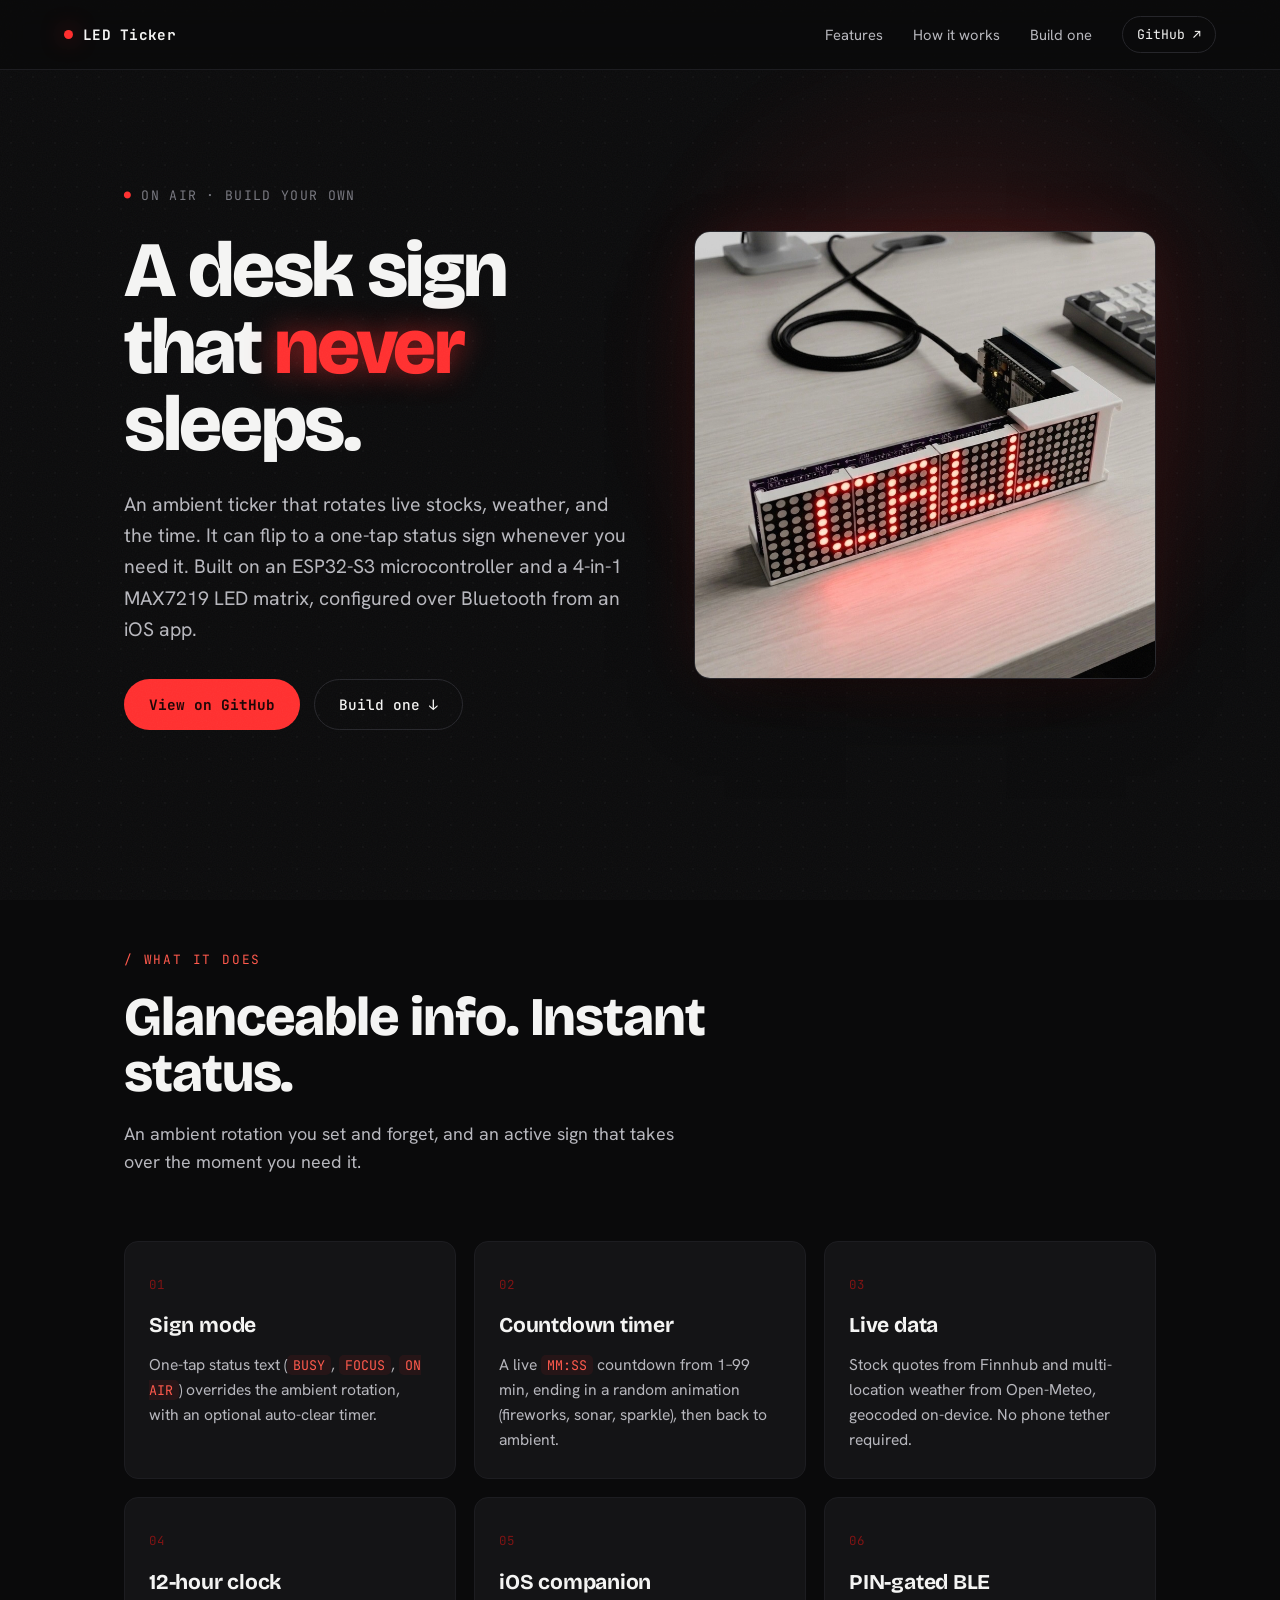
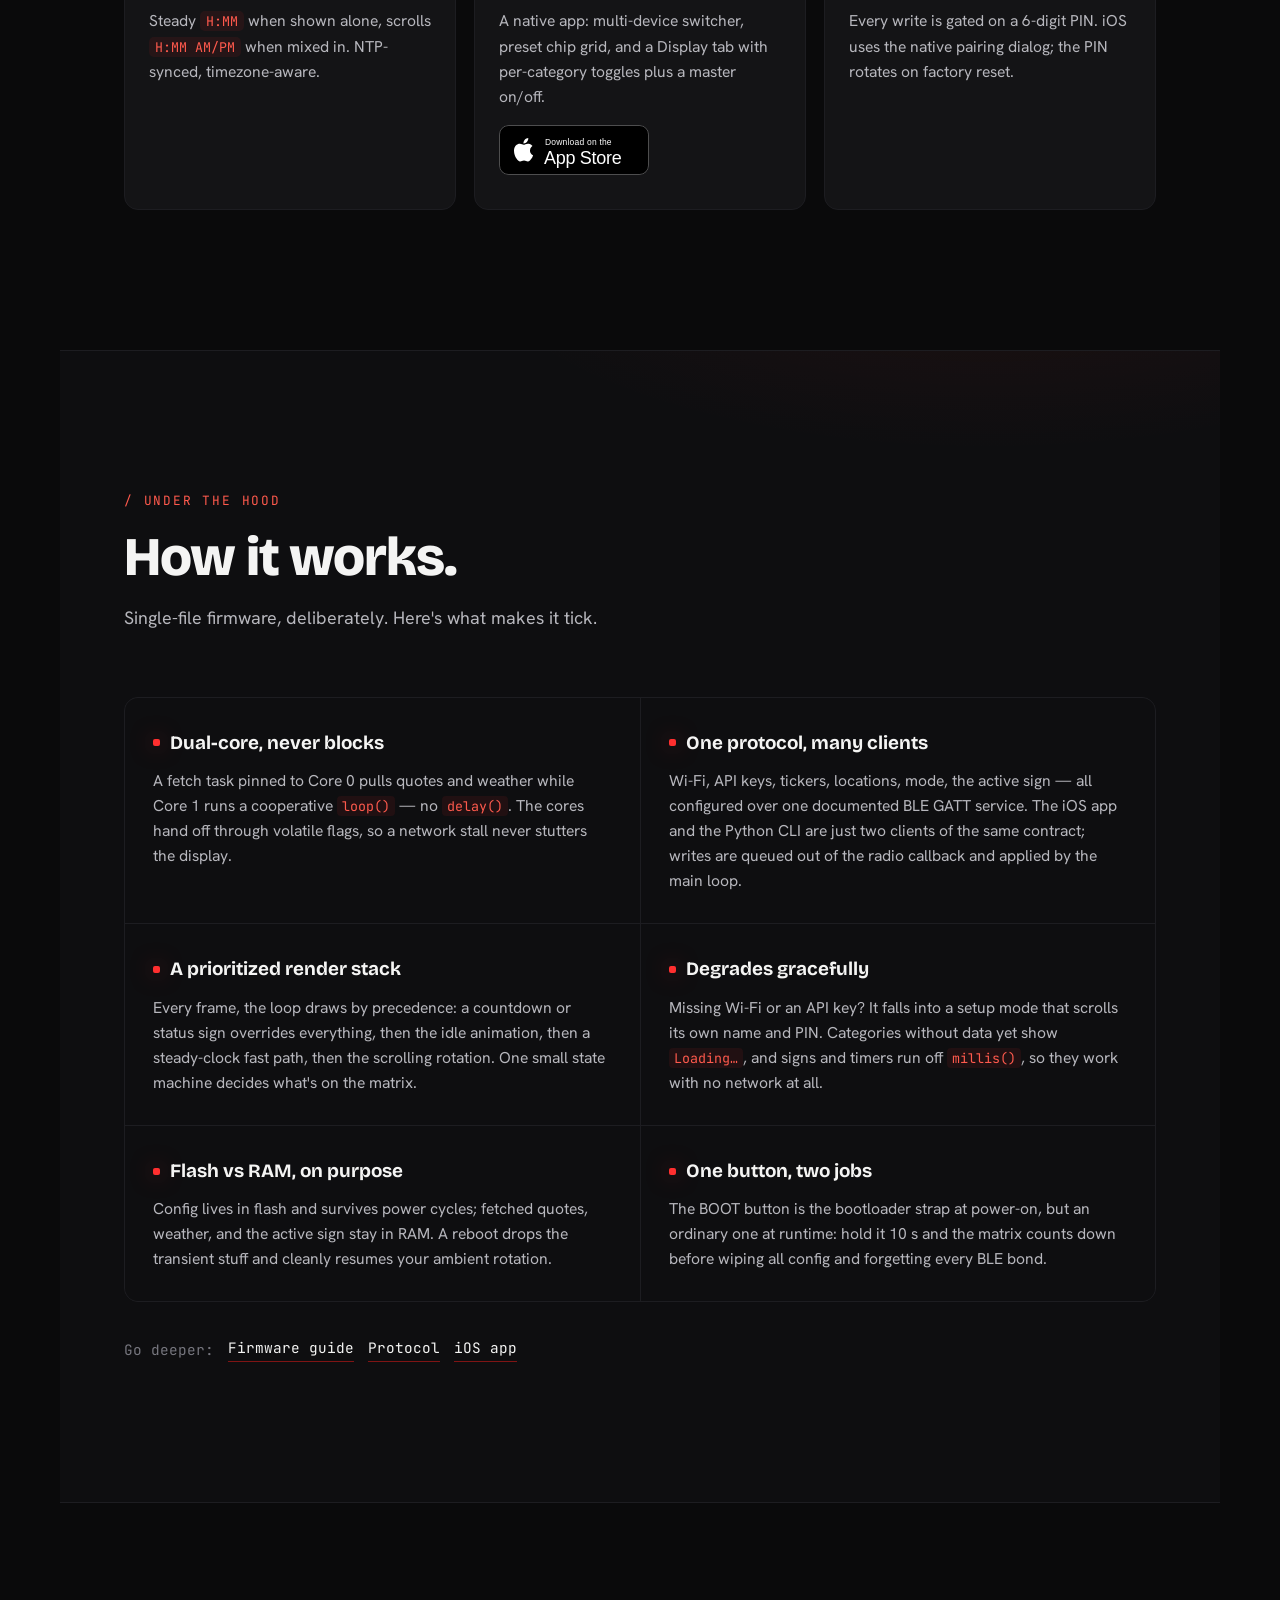
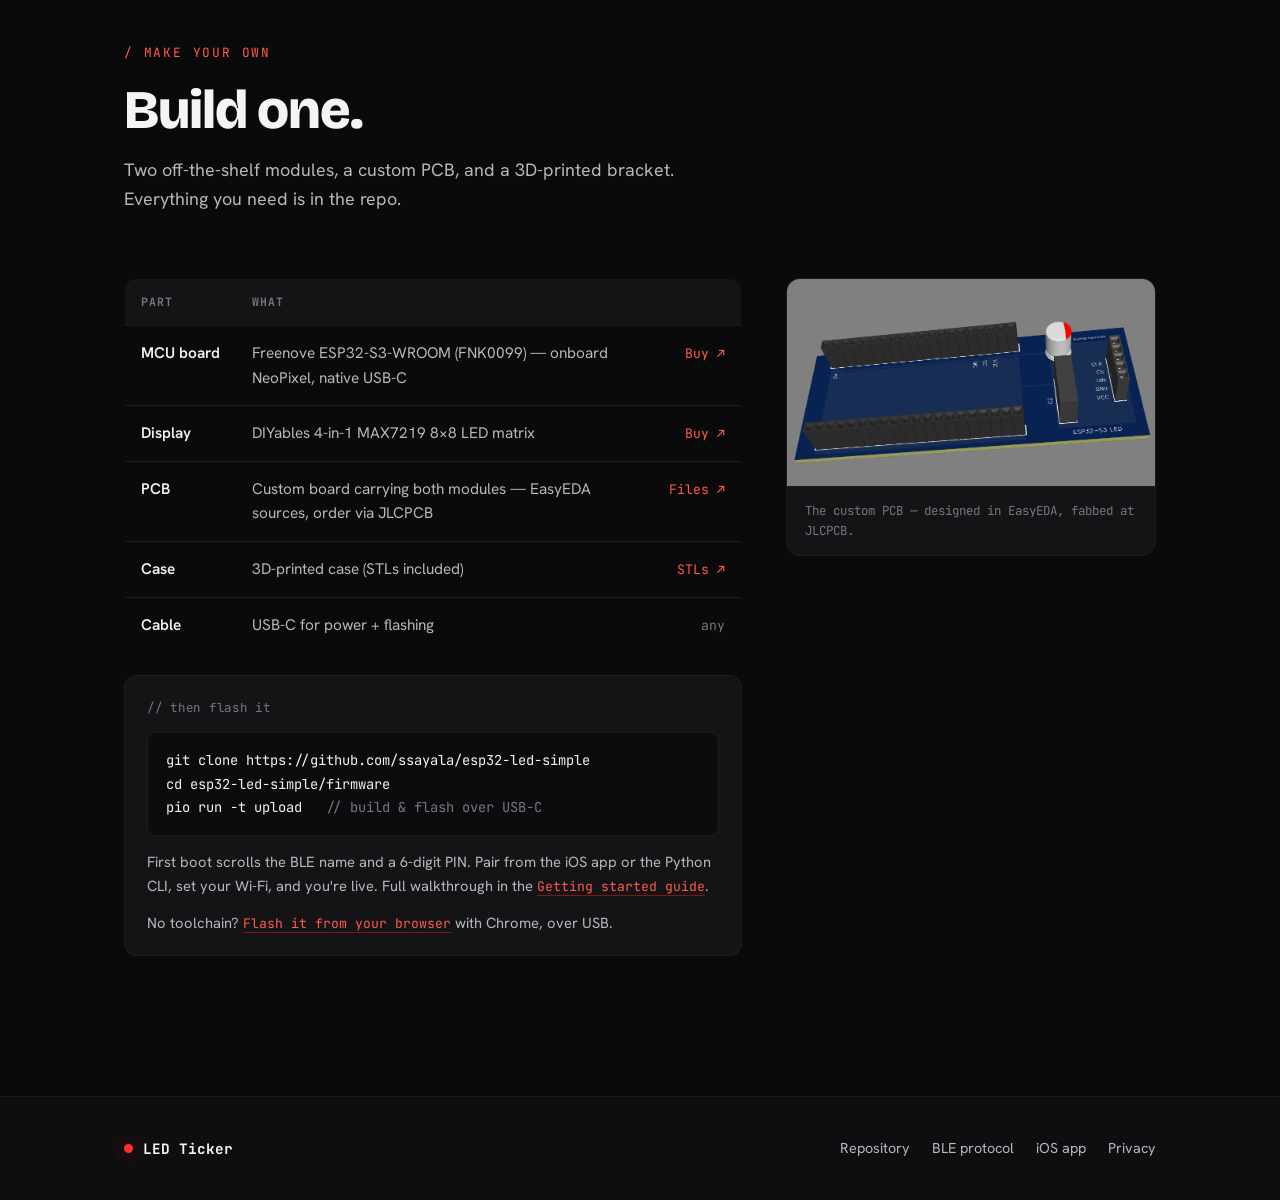
<file: docs/index.html>
<!DOCTYPE html>
<html lang="en">
<head>
  <meta charset="UTF-8" />
  <meta name="viewport" content="width=device-width, initial-scale=1.0, viewport-fit=cover" />
  <meta name="theme-color" content="#0a0a0b" />
  <title>LED Ticker — a desk sign & ambient ticker</title>
  <meta name="description" content="A desk sign and ambient ticker built on an ESP32-S3 microcontroller and a MAX7219 LED matrix. Live stocks, weather, and a clock; a one-tap status sign; configured entirely over Bluetooth with an iOS companion app." />

  <!-- Open Graph / LinkedIn card -->
  <meta property="og:type" content="website" />
  <meta property="og:title" content="LED Ticker — a desk sign & ambient ticker" />
  <meta property="og:description" content="Live stocks, weather, and a clock. A one-tap status sign. Configured over Bluetooth, with an iOS companion app." />
  <meta property="og:image" content="https://ledticker.app/assets/device.jpeg" />
  <meta property="og:url" content="https://ledticker.app/" />
  <meta name="twitter:card" content="summary_large_image" />
  <meta name="twitter:title" content="LED Ticker — ESP32-S3 desk sign & ambient ticker" />
  <meta name="twitter:description" content="Live stocks, weather, and a clock. A one-tap status sign. Configured over Bluetooth, with an iOS companion app." />
  <meta name="twitter:image" content="https://ledticker.app/assets/device.jpeg" />

  <link rel="icon" type="image/png" sizes="32x32" href="assets/favicon-32.png" />
  <link rel="apple-touch-icon" href="assets/favicon-180.png" />

  <link rel="preconnect" href="https://fonts.googleapis.com" />
  <link rel="preconnect" href="https://fonts.gstatic.com" crossorigin />
  <link href="https://fonts.googleapis.com/css2?family=Bricolage+Grotesque:opsz,wght@12..96,500;12..96,700;12..96,800&family=Hanken+Grotesk:wght@400;500;600&family=JetBrains+Mono:wght@400;500;700&display=swap" rel="stylesheet" />
  <link rel="stylesheet" href="style.css" />
</head>
<body>
  <div class="grain" aria-hidden="true"></div>

  <!-- ============ NAV ============ -->
  <header class="nav">
    <a class="nav__brand" href="#top">
      <span class="nav__dot" aria-hidden="true"></span>
      LED&nbsp;Ticker
    </a>
    <input type="checkbox" id="nav-toggle" class="nav__toggle" hidden />
    <label class="nav__burger" for="nav-toggle" role="button" aria-label="Toggle navigation menu"><span></span></label>
    <nav class="nav__links">
      <a href="#features">Features</a>
      <a href="#tech">How it works</a>
      <a href="#build">Build one</a>
      <a class="nav__gh" href="https://github.com/ssayala/esp32-led-simple" target="_blank" rel="noopener">GitHub ↗</a>
    </nav>
  </header>

  <!-- ============ HERO ============ -->
  <section class="hero" id="top">
    <div class="hero__glow" aria-hidden="true"></div>
    <div class="hero__inner">
      <div class="hero__copy reveal">
        <p class="eyebrow"><span class="eyebrow__live">●</span> ON&nbsp;AIR · build your own</p>
        <h1 class="hero__title">A desk sign<br />that <span class="glow-text">never</span> sleeps.</h1>
        <p class="hero__lede">
          An ambient ticker that rotates live stocks, weather, and the time.
          It can flip to a one-tap status sign whenever you need it. Built on an ESP32-S3
          microcontroller and a 4-in-1 MAX7219 LED matrix, configured over Bluetooth from an iOS app.
        </p>
        <div class="hero__cta">
          <a class="btn btn--primary" href="https://github.com/ssayala/esp32-led-simple" target="_blank" rel="noopener">View on GitHub</a>
          <a class="btn btn--ghost" href="#build">Build one&nbsp;↓</a>
        </div>
      </div>
      <figure class="hero__shot reveal" style="--d:.15s">
        <img src="assets/device.jpeg" alt="The LED Ticker on a desk in its white case, its red dot-matrix display reading CALL, wired to an ESP32-S3 board over a braided USB-C cable." width="896" height="744" />
      </figure>
    </div>
  </section>

  <!-- ============ FEATURES ============ -->
  <section class="section" id="features">
    <div class="section__head reveal">
      <p class="kicker">/ what it does</p>
      <h2>Glanceable info. Instant status.</h2>
      <p class="section__sub">An ambient rotation you set and forget, and an active sign that takes over the moment you need it.</p>
    </div>

    <div class="grid">
      <article class="card reveal">
        <span class="card__ix">01</span>
        <h3>Sign mode</h3>
        <p>One-tap status text (<code>BUSY</code>, <code>FOCUS</code>, <code>ON AIR</code>) overrides the ambient rotation, with an optional auto-clear timer.</p>
      </article>
      <article class="card reveal" style="--d:.05s">
        <span class="card__ix">02</span>
        <h3>Countdown timer</h3>
        <p>A live <code>MM:SS</code> countdown from 1–99 min, ending in a random animation (fireworks, sonar, sparkle), then back to ambient.</p>
      </article>
      <article class="card reveal" style="--d:.1s">
        <span class="card__ix">03</span>
        <h3>Live data</h3>
        <p>Stock quotes from Finnhub and multi-location weather from Open-Meteo, geocoded on-device. No phone tether required.</p>
      </article>
      <article class="card reveal" style="--d:.15s">
        <span class="card__ix">04</span>
        <h3>12-hour clock</h3>
        <p>Steady <code>H:MM</code> when shown alone, scrolls <code>H:MM&nbsp;AM/PM</code> when mixed in. NTP-synced, timezone-aware.</p>
      </article>
      <article class="card reveal" style="--d:.2s">
        <span class="card__ix">05</span>
        <h3>iOS companion</h3>
        <p>A native app: multi-device switcher, preset chip grid, and a Display tab with per-category toggles plus a master on/off.</p>
        <a class="appstore" href="https://apps.apple.com/app/id6772027776" target="_blank" rel="noopener" aria-label="Download on the App Store">
          <svg class="appstore__svg" width="150" height="50" viewBox="0 0 150 50" role="img" aria-hidden="true" xmlns="http://www.w3.org/2000/svg">
            <rect x="0.5" y="0.5" width="149" height="49" rx="9" fill="#000" stroke="rgba(255,255,255,.28)"/>
            <g transform="translate(15,13) scale(0.0235)" fill="#fff">
              <path d="M788.1 340.9c-5.8 4.5-108.2 62.2-108.2 190.5 0 148.4 130.3 200.9 134.2 202.2-.6 3.2-20.7 71.9-68.7 141.9-42.8 61.6-87.5 123.1-155.5 123.1s-85.5-39.5-164-39.5c-76.5 0-103.7 40.8-165.9 40.8s-105.6-57-155.5-127C46.7 790.7 0 663 0 541.8c0-194.4 126.4-297.5 250.8-297.5 66.1 0 121.2 43.4 162.7 43.4 39.5 0 101.1-46 176.3-46 28.5 0 130.9 2.6 198.3 99.2zm-234-181.5c31.1-36.9 53.1-88.1 53.1-139.3 0-7.1-.6-14.3-1.9-20.1-50.6 1.9-110.8 33.7-147.1 75.8-28.5 32.4-55.1 83.6-55.1 135.5 0 7.8 1.3 15.6 1.9 18.1 3.2.6 8.4 1.3 13.6 1.3 45.4 0 102.5-30.4 135.5-71.3z"/>
            </g>
            <text x="46" y="20" fill="#fff" font-family="-apple-system, Helvetica, Arial, sans-serif" font-size="8.5" letter-spacing=".2">Download on the</text>
            <text x="45" y="39" fill="#fff" font-family="-apple-system, Helvetica, Arial, sans-serif" font-size="18" font-weight="500" letter-spacing="-.3">App Store</text>
          </svg>
        </a>
      </article>
      <article class="card reveal" style="--d:.25s">
        <span class="card__ix">06</span>
        <h3>PIN-gated BLE</h3>
        <p>Every write is gated on a 6-digit PIN. iOS uses the native pairing dialog; the PIN rotates on factory reset.</p>
      </article>
    </div>
  </section>

  <!-- ============ TECH ============ -->
  <section class="section section--tech" id="tech">
    <div class="section__head reveal">
      <p class="kicker">/ under the hood</p>
      <h2>How it works.</h2>
      <p class="section__sub">Single-file firmware, deliberately. Here's what makes it tick.</p>
    </div>

    <div class="specs">
      <div class="spec reveal">
        <h3>Dual-core, never blocks</h3>
        <p>A fetch task pinned to Core&nbsp;0 pulls quotes and weather while Core&nbsp;1 runs a cooperative <code>loop()</code> — no <code>delay()</code>. The cores hand off through volatile flags, so a network stall never stutters the display.</p>
      </div>
      <div class="spec reveal" style="--d:.06s">
        <h3>One protocol, many clients</h3>
        <p>Wi-Fi, API keys, tickers, locations, mode, the active sign — all configured over one documented BLE GATT service. The iOS app and the Python CLI are just two clients of the same contract; writes are queued out of the radio callback and applied by the main loop.</p>
      </div>
      <div class="spec reveal" style="--d:.12s">
        <h3>A prioritized render stack</h3>
        <p>Every frame, the loop draws by precedence: a countdown or status sign overrides everything, then the idle animation, then a steady-clock fast path, then the scrolling rotation. One small state machine decides what's on the matrix.</p>
      </div>
      <div class="spec reveal" style="--d:.18s">
        <h3>Degrades gracefully</h3>
        <p>Missing Wi-Fi or an API key? It falls into a setup mode that scrolls its own name and PIN. Categories without data yet show <code>Loading…</code>, and signs and timers run off <code>millis()</code>, so they work with no network at all.</p>
      </div>
      <div class="spec reveal" style="--d:.24s">
        <h3>Flash vs RAM, on purpose</h3>
        <p>Config lives in flash and survives power cycles; fetched quotes, weather, and the active sign stay in RAM. A reboot drops the transient stuff and cleanly resumes your ambient rotation.</p>
      </div>
      <div class="spec reveal" style="--d:.3s">
        <h3>One button, two jobs</h3>
        <p>The BOOT button is the bootloader strap at power-on, but an ordinary one at runtime: hold it 10&nbsp;s and the matrix counts down before wiping all config and forgetting every BLE bond.</p>
      </div>
    </div>

    <div class="reading reveal">
      <span>Go deeper:</span>
      <a href="https://github.com/ssayala/esp32-led-simple/blob/main/firmware/FIRMWARE_GUIDE.md" target="_blank" rel="noopener">Firmware guide</a>
      <a href="https://github.com/ssayala/esp32-led-simple/blob/main/BLE_PROTOCOL.md" target="_blank" rel="noopener">Protocol</a>
      <a href="https://github.com/ssayala/esp32-led-simple/tree/main/ios" target="_blank" rel="noopener">iOS app</a>
    </div>
  </section>

  <!-- ============ BUILD ============ -->
  <section class="section section--build" id="build">
    <div class="section__head reveal">
      <p class="kicker">/ make your own</p>
      <h2>Build one.</h2>
      <p class="section__sub">Two off-the-shelf modules, a custom PCB, and a 3D-printed bracket. Everything you need is in the repo.</p>
    </div>

    <div class="build__grid">
      <div class="bom reveal">
        <table>
          <thead>
            <tr><th>Part</th><th>What</th><th></th></tr>
          </thead>
          <tbody>
            <tr>
              <td>MCU board</td>
              <td>Freenove ESP32-S3-WROOM (FNK0099) — onboard NeoPixel, native USB-C</td>
              <td><a href="https://store.freenove.com/products/fnk0099" target="_blank" rel="noopener">Buy ↗</a></td>
            </tr>
            <tr>
              <td>Display</td>
              <td>DIYables 4-in-1 MAX7219 8×8 LED matrix</td>
              <td><a href="https://diyables.io/products/dot-matrix-display-fc16-4-in-1-32x4-led" target="_blank" rel="noopener">Buy ↗</a></td>
            </tr>
            <tr>
              <td>PCB</td>
              <td>Custom board carrying both modules — EasyEDA sources, order via JLCPCB</td>
              <td><a href="https://github.com/ssayala/esp32-led-simple/tree/main/hardware/pcb" target="_blank" rel="noopener">Files ↗</a></td>
            </tr>
            <tr>
              <td>Case</td>
              <td>3D-printed case (STLs included)</td>
              <td><a href="https://github.com/ssayala/esp32-led-simple/tree/main/hardware/case" target="_blank" rel="noopener">STLs ↗</a></td>
            </tr>
            <tr>
              <td>Cable</td>
              <td>USB-C for power + flashing</td>
              <td><span class="muted">any</span></td>
            </tr>
          </tbody>
        </table>

        <div class="flash">
          <p class="flash__label">// then flash it</p>
          <pre><code>git clone https://github.com/ssayala/esp32-led-simple
cd esp32-led-simple/firmware
pio run -t upload   <span class="c">// build &amp; flash over USB-C</span></code></pre>
          <p class="flash__note">First boot scrolls the BLE name and a 6-digit PIN. Pair from the iOS app or the Python CLI, set your Wi-Fi, and you're live. Full walkthrough in the <a href="https://github.com/ssayala/esp32-led-simple/blob/main/GETTING_STARTED.md" target="_blank" rel="noopener">Getting started guide</a>.</p>
          <p class="flash__note">No toolchain? <a href="flash.html">Flash it from your browser</a>&nbsp;with Chrome, over USB.</p>
        </div>
      </div>

      <figure class="pcb reveal" style="--d:.1s">
        <img src="assets/pcb.png" alt="3D render of the custom PCB that carries the Freenove module and the MAX7219 matrix header on a single board." loading="lazy" />
        <figcaption>The custom PCB — designed in EasyEDA, fabbed at JLCPCB.</figcaption>
      </figure>
    </div>
  </section>

  <!-- ============ FOOTER ============ -->
  <footer class="footer">
    <div class="footer__inner">
      <div class="footer__brand">
        <span class="nav__dot" aria-hidden="true"></span>
        LED Ticker
      </div>
      <nav class="footer__links">
        <a href="https://github.com/ssayala/esp32-led-simple" target="_blank" rel="noopener">Repository</a>
        <a href="https://github.com/ssayala/esp32-led-simple/blob/main/BLE_PROTOCOL.md" target="_blank" rel="noopener">BLE protocol</a>
        <a href="https://github.com/ssayala/esp32-led-simple/tree/main/ios" target="_blank" rel="noopener">iOS app</a>
        <a href="privacy.html">Privacy</a>
      </nav>
    </div>
  </footer>

  <script>
    // Close the mobile menu after tapping a link.
    (function () {
      var t = document.getElementById('nav-toggle');
      if (!t) return;
      document.querySelectorAll('.nav__links a').forEach(function (a) {
        a.addEventListener('click', function () { t.checked = false; });
      });
    })();

    // Staggered scroll reveals — respects reduced-motion.
    (function () {
      var els = document.querySelectorAll('.reveal');
      if (!('IntersectionObserver' in window) ||
          window.matchMedia('(prefers-reduced-motion: reduce)').matches) {
        els.forEach(function (e) { e.classList.add('is-in'); });
        return;
      }
      var io = new IntersectionObserver(function (entries) {
        entries.forEach(function (en) {
          if (en.isIntersecting) { en.target.classList.add('is-in'); io.unobserve(en.target); }
        });
      }, { threshold: 0.12, rootMargin: '0px 0px -8% 0px' });
      els.forEach(function (e) { io.observe(e); });
    })();
  </script>
</body>
</html>
</file>
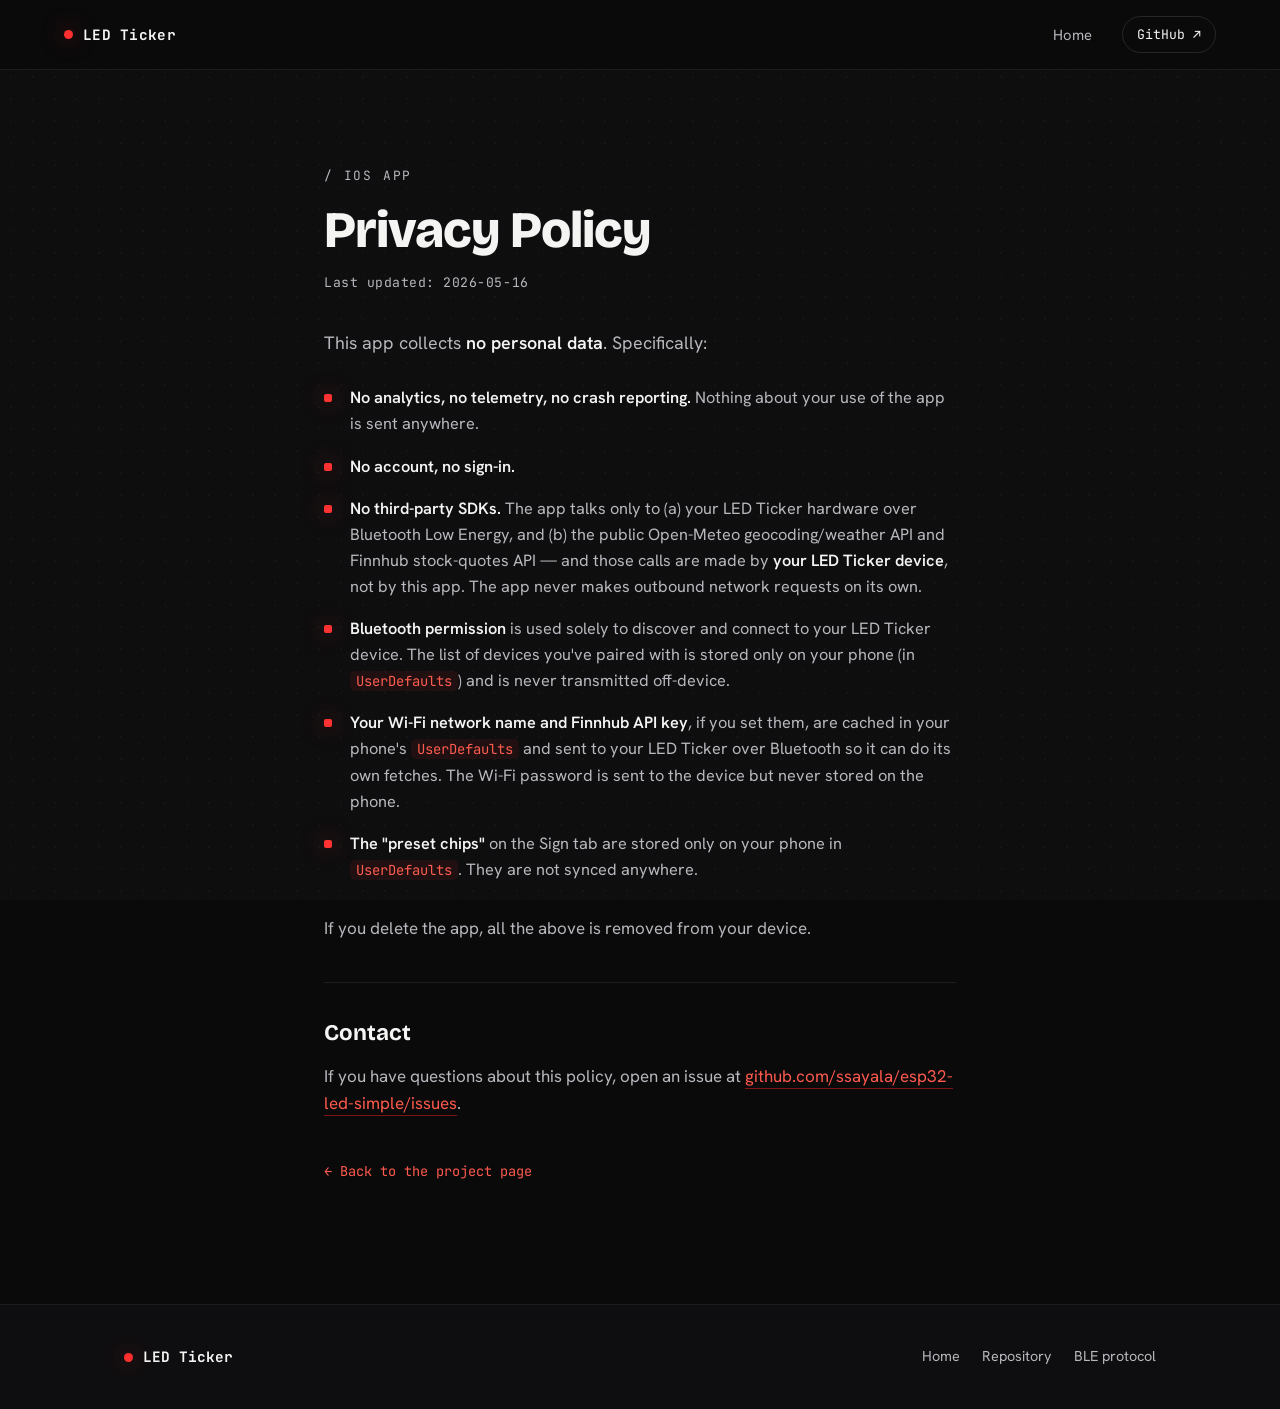
<file: docs/privacy.html>
<!DOCTYPE html>
<html lang="en">
<head>
  <meta charset="UTF-8" />
  <meta name="viewport" content="width=device-width, initial-scale=1.0, viewport-fit=cover" />
  <meta name="theme-color" content="#0a0a0b" />
  <title>Privacy Policy — LED Ticker</title>
  <meta name="description" content="The LED Ticker iOS app collects no personal data: no analytics, no accounts, no third-party SDKs. Settings stay on your device or go only to your own hardware over Bluetooth." />

  <link rel="icon" type="image/png" sizes="32x32" href="assets/favicon-32.png" />
  <link rel="apple-touch-icon" href="assets/favicon-180.png" />

  <link rel="preconnect" href="https://fonts.googleapis.com" />
  <link rel="preconnect" href="https://fonts.gstatic.com" crossorigin />
  <link href="https://fonts.googleapis.com/css2?family=Bricolage+Grotesque:opsz,wght@12..96,500;12..96,700;12..96,800&family=Hanken+Grotesk:wght@400;500;600&family=JetBrains+Mono:wght@400;500;700&display=swap" rel="stylesheet" />
  <link rel="stylesheet" href="style.css" />

  <style>
    /* Privacy-page-only prose styling, on top of the shared theme. */
    .legal {
      max-width: 760px;
      margin: 0 auto;
      padding: clamp(48px, 9vw, 96px) var(--pad) clamp(64px, 10vw, 120px);
    }
    .legal__updated {
      font-family: var(--mono); font-size: .82rem; letter-spacing: .04em;
      color: var(--ink-dim); margin: 14px 0 36px;
    }
    .legal h1 {
      font-family: var(--display); font-weight: 800;
      font-size: clamp(2.1rem, 6vw, 3.2rem); line-height: 1.04; letter-spacing: -.02em;
    }
    .legal__lead { color: var(--ink); font-size: 1.12rem; margin-bottom: 28px; }
    .legal ul { list-style: none; display: grid; gap: 16px; margin: 0 0 32px; }
    .legal li {
      position: relative; padding-left: 26px; color: var(--ink-mid);
      font-size: 1.02rem; line-height: 1.6;
    }
    .legal li::before {
      content: ""; position: absolute; left: 0; top: .55em;
      width: 8px; height: 8px; border-radius: 2px;
      background: var(--led); box-shadow: var(--glow);
    }
    .legal li strong, .legal__lead strong { color: var(--ink); font-weight: 600; }
    .legal code {
      font-family: var(--mono); font-size: .85em; color: var(--led-soft);
      background: rgba(255,47,47,.08); padding: 1px 6px; border-radius: 5px;
    }
    .legal__rule { border: none; border-top: 1px solid var(--line-soft); margin: 40px 0 32px; }
    .legal h2 {
      font-family: var(--display); font-weight: 700;
      font-size: 1.4rem; margin-bottom: 12px;
    }
    .legal p { color: var(--ink-mid); }
    .legal a {
      color: var(--led-soft); border-bottom: 1px solid var(--led-deep); padding-bottom: 1px;
      transition: border-color .2s ease;
    }
    .legal a:hover { border-color: var(--led); }
    .legal__back {
      display: inline-flex; align-items: center; gap: 8px;
      font-family: var(--mono); font-size: .85rem; color: var(--ink-mid);
      margin-top: 44px; border-bottom: none !important;
    }
    .legal__back:hover { color: var(--led-soft); }
  </style>
</head>
<body>
  <div class="grain" aria-hidden="true"></div>

  <header class="nav">
    <a class="nav__brand" href="index.html">
      <span class="nav__dot" aria-hidden="true"></span>
      LED&nbsp;Ticker
    </a>
    <input type="checkbox" id="nav-toggle" class="nav__toggle" hidden />
    <label class="nav__burger" for="nav-toggle" role="button" aria-label="Toggle navigation menu"><span></span></label>
    <nav class="nav__links">
      <a href="index.html">Home</a>
      <a class="nav__gh" href="https://github.com/ssayala/esp32-led-simple" target="_blank" rel="noopener">GitHub ↗</a>
    </nav>
  </header>

  <main class="legal">
    <p class="kicker">/ ios app</p>
    <h1>Privacy Policy</h1>
    <p class="legal__updated">Last updated: 2026-05-16</p>

    <p class="legal__lead">This app collects <strong>no personal data</strong>. Specifically:</p>

    <ul>
      <li><strong>No analytics, no telemetry, no crash reporting.</strong> Nothing about your use of the app is sent anywhere.</li>
      <li><strong>No account, no sign-in.</strong></li>
      <li><strong>No third-party SDKs.</strong> The app talks only to (a) your LED Ticker hardware over Bluetooth Low Energy, and (b) the public Open-Meteo geocoding/weather API and Finnhub stock-quotes API — and those calls are made by <strong>your LED Ticker device</strong>, not by this app. The app never makes outbound network requests on its own.</li>
      <li><strong>Bluetooth permission</strong> is used solely to discover and connect to your LED Ticker device. The list of devices you've paired with is stored only on your phone (in <code>UserDefaults</code>) and is never transmitted off-device.</li>
      <li><strong>Your Wi-Fi network name and Finnhub API key</strong>, if you set them, are cached in your phone's <code>UserDefaults</code> and sent to your LED Ticker over Bluetooth so it can do its own fetches. The Wi-Fi password is sent to the device but never stored on the phone.</li>
      <li><strong>The "preset chips"</strong> on the Sign tab are stored only on your phone in <code>UserDefaults</code>. They are not synced anywhere.</li>
    </ul>

    <p>If you delete the app, all the above is removed from your device.</p>

    <hr class="legal__rule" />

    <h2>Contact</h2>
    <p>If you have questions about this policy, open an issue at <a href="https://github.com/ssayala/esp32-led-simple/issues" target="_blank" rel="noopener">github.com/ssayala/esp32-led-simple/issues</a>.</p>

    <a class="legal__back" href="index.html">← Back to the project page</a>
  </main>

  <footer class="footer">
    <div class="footer__inner">
      <div class="footer__brand">
        <span class="nav__dot" aria-hidden="true"></span>
        LED Ticker
      </div>
      <nav class="footer__links">
        <a href="index.html">Home</a>
        <a href="https://github.com/ssayala/esp32-led-simple" target="_blank" rel="noopener">Repository</a>
        <a href="https://github.com/ssayala/esp32-led-simple/blob/main/BLE_PROTOCOL.md" target="_blank" rel="noopener">BLE protocol</a>
      </nav>
    </div>
  </footer>

  <script>
    // Close the mobile menu after tapping a link.
    (function () {
      var t = document.getElementById('nav-toggle');
      if (!t) return;
      document.querySelectorAll('.nav__links a').forEach(function (a) {
        a.addEventListener('click', function () { t.checked = false; });
      });
    })();
  </script>
</body>
</html>
</file>
<file: docs/style.css>
/* ============================================================
   LED Matrix Ticker — landing page
   Control-room dark · hot-red LED accent · dot-grid atmosphere
   ============================================================ */

:root {
  --bg:        #0a0a0b;
  --bg-soft:   #0e0e10;
  --surface:   #141416;
  --surface-2: #19191c;
  --line:      #26262b;
  --line-soft: #1d1d21;
  --ink:       #f4f4f3;
  --ink-mid:   #b7b7bd;
  --ink-dim:   #76767e;
  --led:       #ff2f2f;
  --led-soft:  #ff5a4d;
  --led-deep:  #7f1414;
  --glow:      0 0 22px rgba(255, 47, 47, .55);

  --display: "Bricolage Grotesque", "Hanken Grotesk", sans-serif;
  --body:    "Hanken Grotesk", system-ui, sans-serif;
  --mono:    "JetBrains Mono", ui-monospace, monospace;

  --maxw: 1160px;
  --pad: clamp(20px, 5vw, 72px);
}

* { box-sizing: border-box; margin: 0; padding: 0; }

html { scroll-behavior: smooth; }

body {
  background: var(--bg);
  color: var(--ink);
  font-family: var(--body);
  font-size: 17px;
  line-height: 1.6;
  -webkit-font-smoothing: antialiased;
  text-rendering: optimizeLegibility;
  overflow-x: hidden;
  /* faint dot-matrix grid baked into the page */
  background-image:
    radial-gradient(circle at center, rgba(255,255,255,.022) 1px, transparent 1.4px);
  background-size: 22px 22px;
  background-attachment: fixed;
}

a { color: inherit; text-decoration: none; }

code, pre { font-family: var(--mono); }

/* film grain overlay */
.grain {
  position: fixed; inset: 0; z-index: 9; pointer-events: none;
  opacity: .04; mix-blend-mode: screen;
  background-image: url("data:image/svg+xml,%3Csvg xmlns='http://www.w3.org/2000/svg' width='160' height='160'%3E%3Cfilter id='n'%3E%3CfeTurbulence type='fractalNoise' baseFrequency='.8' numOctaves='2'/%3E%3C/filter%3E%3Crect width='100%25' height='100%25' filter='url(%23n)'/%3E%3C/svg%3E");
}

/* ---------- shared layout ---------- */
.section {
  max-width: var(--maxw);
  margin: 0 auto;
  padding: clamp(72px, 12vw, 140px) var(--pad);
}
.section__head { max-width: 720px; margin-bottom: clamp(40px, 6vw, 64px); }
.kicker {
  font-family: var(--mono);
  font-size: .8rem; letter-spacing: .14em; text-transform: uppercase;
  color: var(--led-soft); margin-bottom: 18px;
}
.section__head h2 {
  font-family: var(--display);
  font-weight: 800;
  font-size: clamp(2rem, 5.2vw, 3.4rem);
  line-height: 1.04; letter-spacing: -.02em;
}
.section__sub { color: var(--ink-mid); margin-top: 18px; font-size: 1.12rem; max-width: 56ch; }

/* ---------- nav ---------- */
.nav {
  position: sticky; top: 0; z-index: 20;
  display: flex; align-items: center; justify-content: space-between;
  padding: 16px var(--pad);
  /* keep clear of notches / rounded corners on mobile */
  padding-top: max(16px, env(safe-area-inset-top));
  padding-left: max(var(--pad), env(safe-area-inset-left));
  padding-right: max(var(--pad), env(safe-area-inset-right));
  background: rgba(10,10,11,.72);
  backdrop-filter: blur(14px) saturate(140%);
  border-bottom: 1px solid var(--line-soft);
}
.nav__brand {
  font-family: var(--mono); font-weight: 700;
  font-size: .9rem; letter-spacing: .02em;
  display: flex; align-items: center; gap: 10px;
}
.nav__dot {
  width: 9px; height: 9px; border-radius: 50%;
  background: var(--led); box-shadow: var(--glow);
  animation: pulse 2.4s ease-in-out infinite;
}
@keyframes pulse { 0%,100%{opacity:1} 50%{opacity:.35} }
.nav__links { display: flex; align-items: center; gap: clamp(14px, 2.4vw, 30px); }
.nav__links a {
  font-size: .92rem; color: var(--ink-mid);
  transition: color .2s ease;
}
.nav__links a:hover { color: var(--ink); }
.nav__gh {
  font-family: var(--mono); font-size: .82rem !important;
  padding: 7px 14px; border: 1px solid var(--line);
  border-radius: 999px; color: var(--ink) !important;
}
.nav__gh:hover { border-color: var(--led-deep); background: rgba(255,47,47,.06); }

/* mobile hamburger — hidden by default, shown under the nav breakpoint */
.nav__toggle { display: none; }
.nav__burger { display: none; }

@media (max-width: 620px) {
  .nav { flex-wrap: wrap; }

  /* burger button: three bars built from ::before, the span, and ::after */
  .nav__burger {
    display: flex; flex-direction: column; justify-content: center; gap: 5px;
    width: 42px; height: 42px; padding: 11px; margin-left: auto;
    border: 1px solid var(--line); border-radius: 10px;
    background: var(--surface); cursor: pointer; -webkit-tap-highlight-color: transparent;
  }
  .nav__burger span,
  .nav__burger::before,
  .nav__burger::after {
    content: ""; display: block; height: 2px; width: 100%;
    background: var(--ink); border-radius: 2px;
    transition: transform .22s ease, opacity .18s ease;
  }

  /* collapsed link panel; expands to full width when the toggle is checked */
  .nav__links {
    flex-basis: 100%; flex-direction: column; align-items: stretch; gap: 0;
    max-height: 0; opacity: 0; overflow: hidden; margin-top: 0;
    transition: max-height .28s ease, opacity .2s ease, margin-top .28s ease;
  }
  .nav__toggle:checked ~ .nav__links { max-height: 340px; opacity: 1; margin-top: 12px; }
  .nav__links a:not(.nav__gh) {
    display: block; padding: 13px 4px; font-size: 1rem; color: var(--ink-mid);
    border-bottom: 1px solid var(--line-soft);
  }
  .nav__gh { align-self: flex-start; margin-top: 12px; padding: 10px 18px; }

  /* morph the burger into an X while the menu is open */
  .nav__toggle:checked ~ .nav__burger span { opacity: 0; }
  .nav__toggle:checked ~ .nav__burger::before { transform: translateY(7px) rotate(45deg); }
  .nav__toggle:checked ~ .nav__burger::after  { transform: translateY(-7px) rotate(-45deg); }
}

/* ---------- hero ---------- */
.hero { position: relative; overflow: hidden; }
.hero__glow {
  position: absolute; z-index: 0;
  top: -10%; right: -5%; width: 70vw; height: 70vw; max-width: 760px; max-height: 760px;
  background: radial-gradient(circle, rgba(255,47,47,.20), rgba(255,47,47,.05) 42%, transparent 66%);
  filter: blur(20px); pointer-events: none;
}
.hero__inner {
  position: relative; z-index: 1;
  max-width: var(--maxw); margin: 0 auto;
  padding: clamp(56px, 9vw, 110px) var(--pad) clamp(40px, 7vw, 80px);
  display: grid; grid-template-columns: 1.05fr .95fr; gap: clamp(30px, 5vw, 60px);
  align-items: center;
}
@media (max-width: 900px) {
  .hero__inner { grid-template-columns: 1fr; }
  .hero__shot { order: -1; }
}

.eyebrow {
  font-family: var(--mono); font-size: .82rem; letter-spacing: .1em;
  text-transform: uppercase; color: var(--ink-dim);
  display: inline-flex; align-items: center; gap: 9px; margin-bottom: 26px;
}
.eyebrow__live { color: var(--led); font-size: .7rem; animation: pulse 2s ease-in-out infinite; }

.hero__title {
  font-family: var(--display); font-weight: 800;
  font-size: clamp(2.6rem, 7.4vw, 4.9rem);
  line-height: .98; letter-spacing: -.03em;
}
.glow-text { color: var(--led); text-shadow: 0 0 28px rgba(255,47,47,.55); }

.hero__lede {
  color: var(--ink-mid); font-size: clamp(1.05rem, 1.6vw, 1.22rem);
  max-width: 50ch; margin-top: 26px;
}

.hero__cta { display: flex; flex-wrap: wrap; gap: 14px; margin-top: 34px; }
.btn {
  font-family: var(--mono); font-size: .9rem; font-weight: 500;
  padding: 13px 24px; border-radius: 999px;
  border: 1px solid transparent; transition: transform .18s ease, background .2s ease, border-color .2s ease;
}
.btn--primary {
  background: var(--led); color: #1a0303; font-weight: 700;
  box-shadow: 0 0 0 rgba(255,47,47,0);
}
.btn--primary:hover { transform: translateY(-2px); box-shadow: 0 8px 30px rgba(255,47,47,.35); }
.btn--ghost { border-color: var(--line); color: var(--ink); }
.btn--ghost:hover { border-color: var(--led-deep); background: rgba(255,47,47,.06); transform: translateY(-2px); }

.hero__shot { position: relative; }
.hero__shot img {
  width: 100%; height: auto; display: block; border-radius: 16px;
  border: 1px solid var(--line);
  box-shadow: 0 30px 80px -30px rgba(0,0,0,.9), 0 0 60px -20px rgba(255,47,47,.25);
}
.hero__shot figcaption {
  position: absolute; left: 14px; bottom: 14px;
  font-family: var(--mono); font-size: .72rem; color: var(--ink);
  padding: 7px 12px; border-radius: 8px;
  background: rgba(10,10,11,.7); backdrop-filter: blur(8px);
  border: 1px solid var(--line);
}
.hero__shot figcaption span { color: var(--led-soft); }

/* ---------- feature grid ---------- */
.grid {
  display: grid; grid-template-columns: repeat(3, 1fr); gap: 18px;
}
@media (max-width: 860px) { .grid { grid-template-columns: repeat(2, 1fr); } }
@media (max-width: 540px) { .grid { grid-template-columns: 1fr; } }

.card {
  position: relative;
  background: var(--surface);
  border: 1px solid var(--line-soft);
  border-radius: 14px; padding: 28px 24px 26px;
  transition: transform .22s ease, border-color .22s ease, background .22s ease;
  overflow: hidden;
}
.card::before {
  content: ""; position: absolute; inset: 0 0 auto 0; height: 2px;
  background: linear-gradient(90deg, var(--led), transparent);
  transform: scaleX(0); transform-origin: left; transition: transform .3s ease;
}
.card:hover { transform: translateY(-4px); border-color: var(--line); background: var(--surface-2); }
.card:hover::before { transform: scaleX(1); }
.card__ix {
  font-family: var(--mono); font-size: .78rem; color: var(--led-deep);
  letter-spacing: .1em;
}
.card h3 {
  font-family: var(--display); font-weight: 700; font-size: 1.32rem;
  margin: 12px 0 9px; letter-spacing: -.01em;
}
.card p { color: var(--ink-mid); font-size: .98rem; }
.card code {
  font-size: .85em; color: var(--led-soft);
  background: rgba(255,47,47,.08); padding: 1px 6px; border-radius: 5px;
}

/* App Store badge — activated at launch (see the commented block in the iOS card) */
.appstore { display: inline-block; margin-top: 16px; line-height: 0;
  transition: transform .18s ease, opacity .2s ease; }
.appstore:hover { transform: translateY(-2px); opacity: .9; }
.appstore__svg { display: block; border-radius: 9px; }

/* ---------- tech ---------- */
.section--tech {
  border-top: 1px solid var(--line-soft);
  border-bottom: 1px solid var(--line-soft);
  background:
    radial-gradient(900px 360px at 80% -10%, rgba(255,47,47,.07), transparent 60%),
    var(--bg-soft);
}
.specs {
  display: grid; grid-template-columns: repeat(2, 1fr); gap: 1px;
  background: var(--line-soft); border: 1px solid var(--line-soft); border-radius: 14px;
  overflow: hidden;
}
@media (max-width: 700px) { .specs { grid-template-columns: 1fr; } }
.spec { background: var(--bg-soft); padding: 30px 28px; }
.spec h3 {
  font-family: var(--display); font-weight: 700; font-size: 1.18rem;
  display: flex; align-items: center; gap: 10px; margin-bottom: 10px;
}
.spec h3::before {
  content: ""; width: 7px; height: 7px; border-radius: 2px;
  background: var(--led); box-shadow: var(--glow);
}
.spec p { color: var(--ink-mid); font-size: .98rem; }
.spec code {
  font-size: .85em; color: var(--led-soft);
  background: rgba(255,47,47,.08); padding: 1px 5px; border-radius: 4px;
}

.reading {
  margin-top: 34px; display: flex; flex-wrap: wrap; align-items: center; gap: 14px;
  font-family: var(--mono); font-size: .9rem;
}
.reading span { color: var(--ink-dim); }
.reading a {
  color: var(--ink); border-bottom: 1px solid var(--led-deep); padding-bottom: 2px;
  transition: color .2s ease, border-color .2s ease;
}
.reading a:hover { color: var(--led-soft); border-color: var(--led); }
/* on phones, drop the label to its own line so the links wrap as a clean group */
@media (max-width: 540px) { .reading span { flex-basis: 100%; } }

/* ---------- build ---------- */
.build__grid {
  display: grid; grid-template-columns: 1.25fr .75fr; gap: clamp(24px, 4vw, 44px);
  align-items: start;
}
@media (max-width: 880px) { .build__grid { grid-template-columns: 1fr; } }
/* let grid items shrink so the non-wrapping <pre> scrolls internally
   instead of stretching the column and forcing the page sideways */
.bom, .pcb { min-width: 0; }

.bom table {
  width: 100%; border-collapse: collapse; font-size: .96rem;
  border: 1px solid var(--line-soft); border-radius: 12px; overflow: hidden;
}
.bom thead th {
  font-family: var(--mono); font-size: .72rem; letter-spacing: .1em;
  text-transform: uppercase; color: var(--ink-dim);
  text-align: left; padding: 14px 16px; background: var(--surface);
  border-bottom: 1px solid var(--line-soft);
}
.bom td {
  padding: 15px 16px; border-bottom: 1px solid var(--line-soft);
  color: var(--ink-mid); vertical-align: top;
}
.bom tbody tr:last-child td { border-bottom: none; }
.bom td:first-child { color: var(--ink); font-weight: 600; white-space: nowrap; }
.bom td:last-child { text-align: right; white-space: nowrap; }
.bom a {
  font-family: var(--mono); font-size: .82rem; color: var(--led-soft);
  border-bottom: 1px solid transparent; transition: border-color .2s ease;
}
.bom a:hover { border-color: var(--led); }
.bom .muted { color: var(--ink-dim); font-family: var(--mono); font-size: .82rem; }

/* narrow screens: drop the table grid and stack each part as a labelled block */
@media (max-width: 540px) {
  .bom table, .bom tbody, .bom tr, .bom td { display: block; width: 100%; }
  .bom thead { display: none; }
  .bom tr { padding: 16px; border-bottom: 1px solid var(--line-soft); }
  .bom tbody tr:last-child { border-bottom: none; }
  .bom td { padding: 2px 0; border: none; white-space: normal !important; text-align: left !important; }
  .bom td:first-child {
    font-family: var(--mono); font-size: .72rem; font-weight: 500;
    letter-spacing: .1em; text-transform: uppercase; color: var(--ink-dim);
  }
  .bom td:last-child { margin-top: 6px; }
}

.flash {
  margin-top: 22px; background: var(--surface); border: 1px solid var(--line-soft);
  border-radius: 12px; padding: 22px 22px 20px;
}
.flash__label {
  font-family: var(--mono); font-size: .78rem; color: var(--ink-dim);
  letter-spacing: .06em; margin-bottom: 14px;
}
.flash pre {
  background: #0c0c0e; border: 1px solid var(--line-soft); border-radius: 9px;
  padding: 16px 18px; overflow-x: auto; font-size: .86rem; line-height: 1.7;
  color: var(--ink);
}
.flash pre .c { color: var(--ink-dim); }
.flash__note { color: var(--ink-mid); font-size: .92rem; margin-top: 14px; }
.flash__note a { color: var(--led-soft); border-bottom: 1px solid var(--led-deep); }
.flash__note a:hover { border-color: var(--led); }

.pcb {
  background: var(--surface); border: 1px solid var(--line-soft);
  border-radius: 14px; overflow: hidden;
}
.pcb img { width: 100%; height: auto; display: block; background: #0c0c0e; }
.pcb figcaption {
  font-family: var(--mono); font-size: .78rem; color: var(--ink-dim);
  padding: 14px 18px; border-top: 1px solid var(--line-soft);
}

/* ---------- footer ---------- */
.footer { border-top: 1px solid var(--line-soft); background: var(--bg-soft); }
.footer__inner {
  max-width: var(--maxw); margin: 0 auto;
  padding: 40px max(var(--pad), env(safe-area-inset-right))
           max(40px, env(safe-area-inset-bottom)) max(var(--pad), env(safe-area-inset-left));
  display: flex; flex-wrap: wrap; align-items: center; justify-content: space-between; gap: 20px;
}
.footer__brand {
  font-family: var(--mono); font-weight: 700; font-size: .9rem;
  display: flex; align-items: center; gap: 10px;
}
.footer__links { display: flex; flex-wrap: wrap; gap: 22px; }
.footer__links a { font-size: .9rem; color: var(--ink-mid); transition: color .2s ease; }
.footer__links a:hover { color: var(--led-soft); }

/* ---------- reveal animation ---------- */
.reveal { opacity: 0; transform: translateY(22px); transition: opacity .7s ease, transform .7s cubic-bezier(.2,.7,.2,1); transition-delay: var(--d, 0s); }
.reveal.is-in { opacity: 1; transform: none; }
@media (prefers-reduced-motion: reduce) {
  .reveal { opacity: 1; transform: none; transition: none; }
  .nav__dot, .eyebrow__live { animation: none; }
  html { scroll-behavior: auto; }
}
</file>
